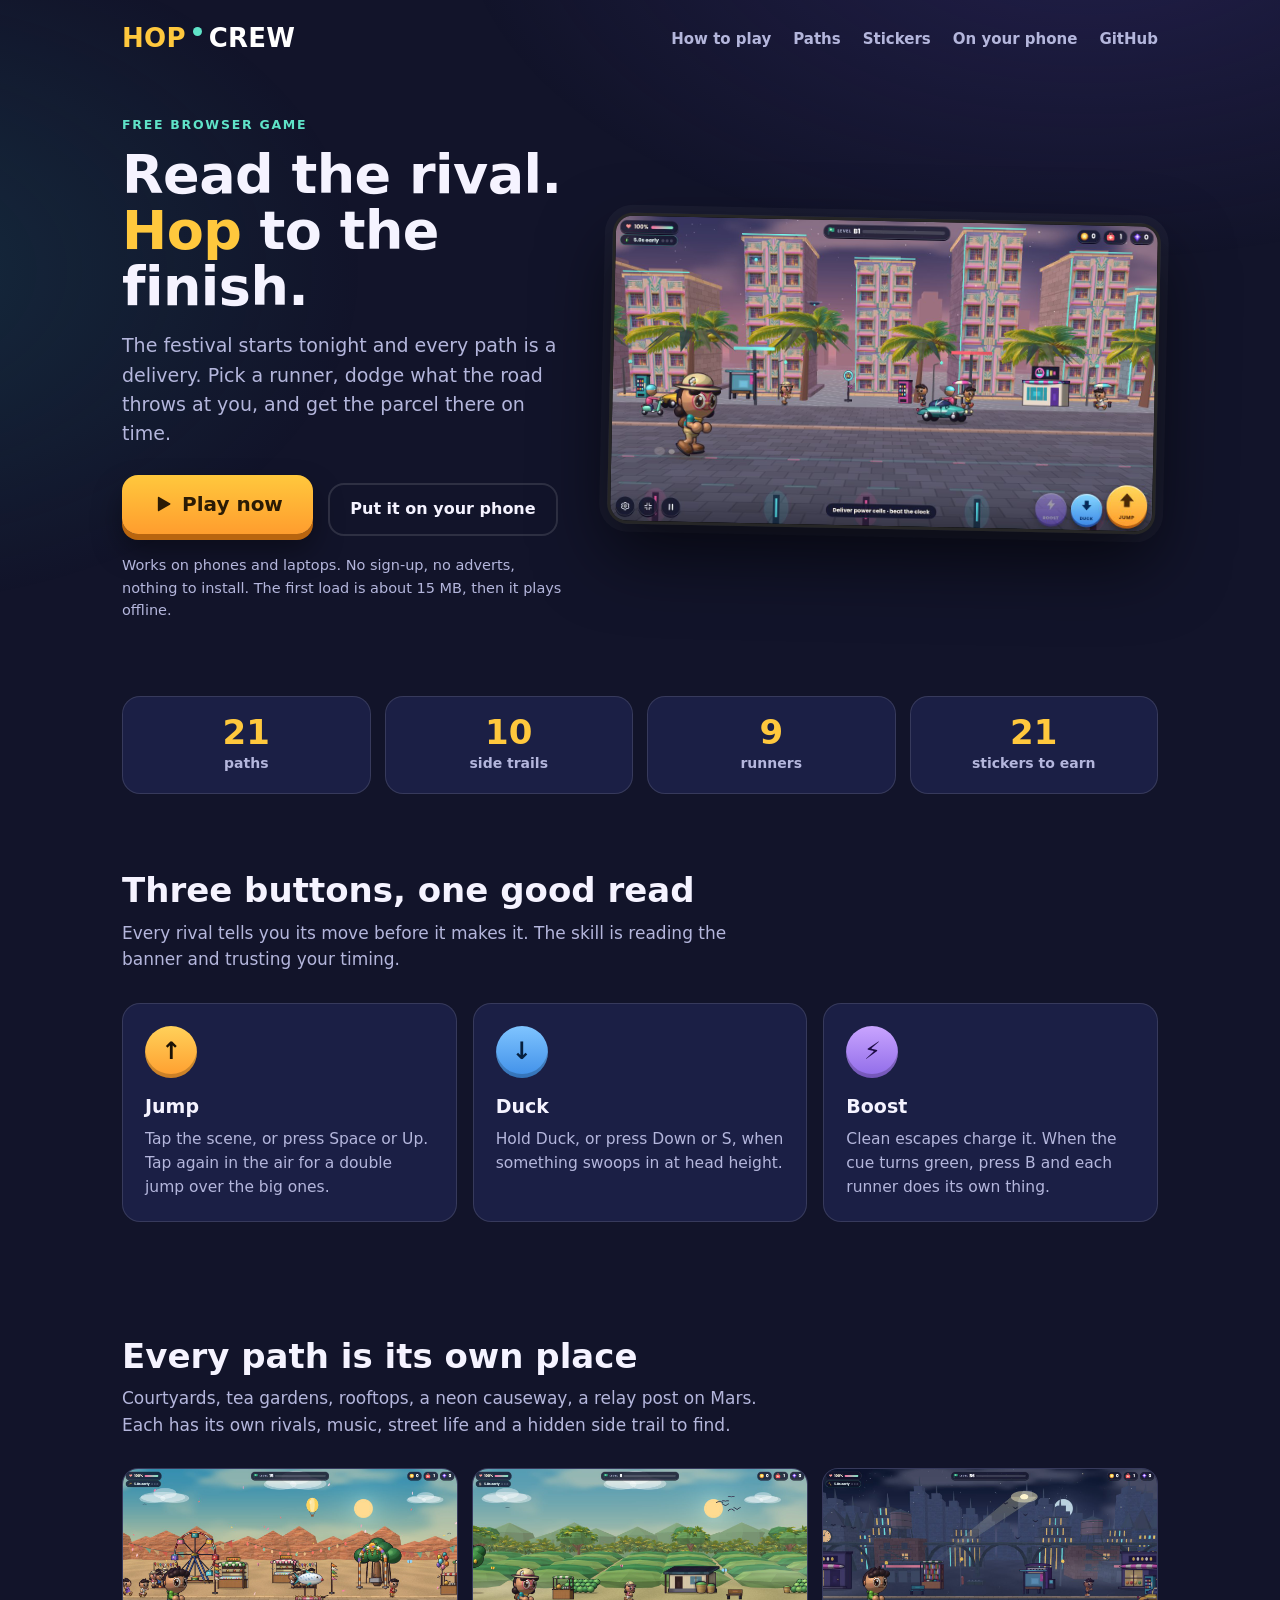
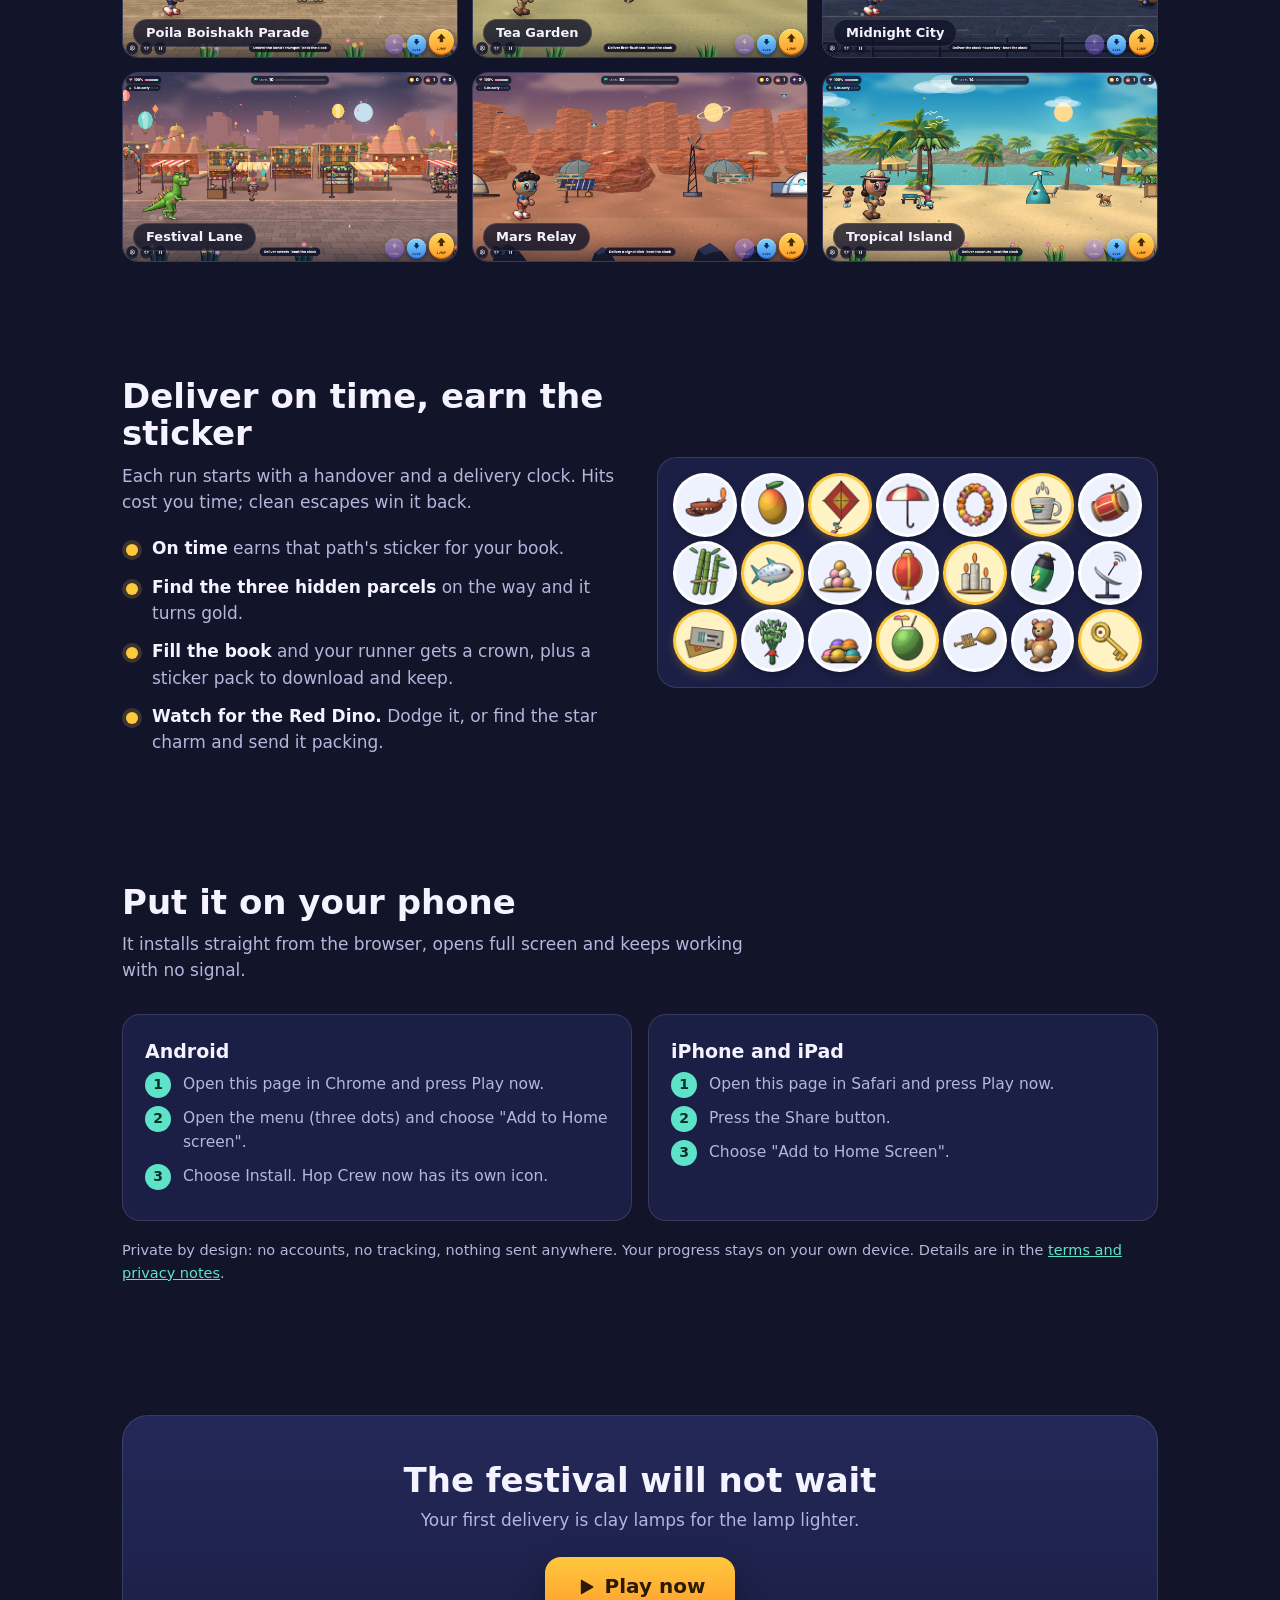
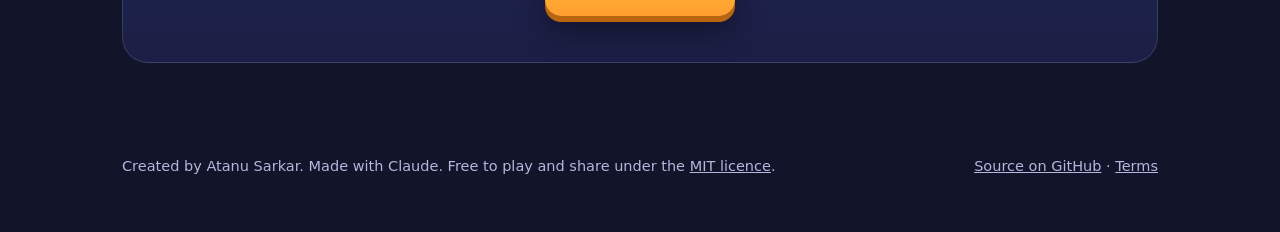
<file: index.html>
<!DOCTYPE html>
<html lang="en">
<head>
<meta charset="utf-8">
<meta name="viewport" content="width=device-width, initial-scale=1">
<title>Hop Crew: a festival delivery runner you can play in your browser</title>
<meta name="description" content="A free side-on runner for phones and laptops. 21 paths, 10 side trails and a sticker to earn on each delivery. Plays offline, with no accounts and no adverts.">
<meta property="og:title" content="Hop Crew">
<meta property="og:description" content="Read the rival, time the jump, deliver before the festival starts. Free, offline, no accounts.">
<meta property="og:image" content="docs/screenshots/neon-causeway.jpg">
<meta name="theme-color" content="#151833">
<link rel="icon" type="image/png" href="icons/icon-192.png">
<link rel="manifest" href="manifest.webmanifest">
<style>
:root{--bg:#12142a;--panel:#1b1f45;--panel2:#232858;--line:#ffffff1f;--ink:#f5f3ff;--muted:#b4b6dc;--gold:#ffc83d;--gold2:#ff9d2e;--mint:#5fe3c8;--pink:#ff7ab6;--font:"Baloo 2","Fredoka","Nunito","Poppins",ui-rounded,"SF Pro Rounded","Arial Rounded MT Bold","Segoe UI",Roboto,system-ui,sans-serif}
*{box-sizing:border-box}
html{scroll-behavior:smooth}
body{margin:0;font-family:var(--font);color:var(--ink);background:var(--bg);line-height:1.55;font-size:17px;-webkit-font-smoothing:antialiased}
body::before{content:"";position:fixed;inset:0;z-index:-1;background:radial-gradient(900px 500px at 85% -10%,#3a2f7a66,transparent 70%),radial-gradient(700px 480px at -10% 30%,#1f6f7a40,transparent 70%)}
a{color:var(--mint)}
img{max-width:100%;height:auto;display:block}
.wrap{max-width:1080px;margin:0 auto;padding:0 22px}
header{display:flex;align-items:center;justify-content:space-between;padding:18px 0}
.logo{font-weight:900;font-size:26px;letter-spacing:.01em;text-decoration:none;display:inline-flex;align-items:center;gap:7px;text-transform:uppercase}
.logo span{color:var(--gold)}.logo b{color:#fff}.logo i{width:9px;height:9px;border-radius:50%;background:var(--mint);display:inline-block;transform:translateY(-7px)}
nav a{margin-left:22px;text-decoration:none;color:var(--muted);font-weight:700;font-size:15px;white-space:nowrap}
nav a:hover{color:#fff}
.hero{display:grid;grid-template-columns:.9fr 1.1fr;gap:40px;align-items:center;padding:34px 0 60px}
.kicker{display:inline-block;font-weight:800;font-size:12.5px;letter-spacing:.14em;text-transform:uppercase;color:var(--mint);margin-bottom:12px}
h1{font-size:54px;line-height:1.04;margin:0 0 16px;font-weight:900;letter-spacing:-.01em}
h1 em{font-style:normal;color:var(--gold)}
.lead{font-size:19px;color:var(--muted);margin:0 0 26px;max-width:26em}
.btn{display:inline-flex;align-items:center;gap:10px;background:linear-gradient(180deg,var(--gold),var(--gold2));color:#2b1b05;text-decoration:none;font-weight:900;font-size:20px;padding:14px 30px;border-radius:16px;box-shadow:0 6px 0 #b9650f,0 16px 30px #0006;transition:transform .12s,box-shadow .12s}
.btn:hover{transform:translateY(2px);box-shadow:0 4px 0 #b9650f,0 12px 24px #0006}
.btn:active{transform:translateY(6px);box-shadow:0 0 0 #b9650f}
.btn svg{width:20px;height:20px}
.btn.ghost{background:none;color:var(--ink);border:2px solid var(--line);box-shadow:none;font-size:16px;font-weight:800;padding:12px 20px;margin-left:10px}
.btn.ghost:hover{background:#ffffff12;transform:none}
.note{font-size:14.5px;color:var(--muted);margin-top:18px}
.screen{border-radius:20px;overflow:hidden;border:3px solid #ffffff26;box-shadow:0 30px 70px #0009,0 0 0 8px #ffffff0a;transform:rotate(1.2deg);background:#000}
.screen img{width:100%;aspect-ratio:16/9;object-fit:cover}
.stats{display:grid;grid-template-columns:repeat(4,1fr);gap:14px;margin:0 0 20px}
.stat{background:var(--panel);border:1px solid var(--line);border-radius:18px;padding:18px 16px;text-align:center}
.stat b{display:block;font-size:34px;line-height:1;font-weight:900;color:var(--gold)}
.stat span{font-size:14px;color:var(--muted);font-weight:700}
section{padding:58px 0}
h2{font-size:34px;line-height:1.1;margin:0 0 10px;font-weight:900}
.sub{color:var(--muted);margin:0 0 30px;max-width:38em}
.steps{display:grid;grid-template-columns:repeat(3,1fr);gap:16px}
.card{background:var(--panel);border:1px solid var(--line);border-radius:18px;padding:22px}
.card h3{margin:0 0 6px;font-size:19px;font-weight:900}
.card p{margin:0;color:var(--muted);font-size:15.5px}
.key{display:inline-grid;place-items:center;width:52px;height:52px;border-radius:50%;margin-bottom:14px;font-size:24px;font-weight:900;color:#1b1206;box-shadow:inset 0 -4px 0 #0003}
.key.j{background:linear-gradient(180deg,#ffd15a,#ff9d2e)}.key.d{background:linear-gradient(180deg,#7fc4ff,#3f8fe8);color:#06203f}.key.b{background:linear-gradient(180deg,#c9a4ff,#8f6be8);color:#1e0d45}
.gallery{display:grid;grid-template-columns:repeat(3,1fr);gap:14px}
.shot{margin:0;border-radius:16px;overflow:hidden;border:1px solid var(--line);background:var(--panel);position:relative}
.shot img{width:100%;aspect-ratio:16/9;object-fit:cover;transition:transform .5s}
.shot:hover img{transform:scale(1.04)}
.shot figcaption{position:absolute;left:10px;bottom:10px;background:#12142acc;border:1px solid var(--line);border-radius:999px;padding:3px 12px;font-size:13px;font-weight:800}
.story{display:grid;grid-template-columns:1fr 1fr;gap:34px;align-items:center}
.list{margin:0;padding:0;list-style:none}
.list li{position:relative;padding:0 0 12px 30px;color:var(--muted)}
.list li b{color:var(--ink)}
.list li::before{content:"";position:absolute;left:4px;top:9px;width:12px;height:12px;border-radius:50%;background:var(--gold);box-shadow:0 0 0 4px #ffc83d2e}
.stickers{display:grid;grid-template-columns:repeat(7,1fr);gap:10px;background:var(--panel);border:1px solid var(--line);border-radius:20px;padding:18px}
.stickers i{aspect-ratio:1;border-radius:50%;background-color:#eef2ff;background-image:url(src/assets/sprites/items.webp);background-size:700% 300%;box-shadow:0 0 0 3px #fff,0 4px 10px #0006}
.stickers i:nth-child(3n){background-color:#fff3c4;box-shadow:0 0 0 3px var(--gold),0 4px 12px #ffc83d55}
.two{display:grid;grid-template-columns:1fr 1fr;gap:16px}
.num{counter-reset:n;list-style:none;margin:0;padding:0}
.num li{counter-increment:n;position:relative;padding:0 0 10px 38px;color:var(--muted);font-size:15.5px}
.num li::before{content:counter(n);position:absolute;left:0;top:0;width:26px;height:26px;border-radius:50%;background:var(--mint);color:#06302a;font-weight:900;font-size:14px;display:grid;place-items:center}
.cta{text-align:center;background:linear-gradient(180deg,var(--panel2),var(--panel));border:1px solid var(--line);border-radius:26px;padding:46px 22px}
.cta h2{margin-bottom:8px}.cta p{color:var(--muted);margin:0 0 24px}
footer{padding:34px 0 54px;color:var(--muted);font-size:14.5px;display:flex;flex-wrap:wrap;gap:8px 22px;justify-content:space-between}
footer a{color:var(--muted)}
@media (max-width:900px){.hero,.story,.two{grid-template-columns:1fr}.hero{padding-top:14px;gap:28px}.screen{transform:none}h1{font-size:40px}h2{font-size:28px}.steps{grid-template-columns:1fr}.gallery{grid-template-columns:1fr 1fr}.stats{grid-template-columns:1fr 1fr}nav a:not(:last-child){display:none}.btn.ghost{margin:12px 0 0}}
@media (max-width:520px){.gallery{grid-template-columns:1fr}.stickers{gap:7px;padding:12px}}
@media (prefers-reduced-motion:reduce){html{scroll-behavior:auto}.btn,.shot img{transition:none}}
</style>
</head>
<body>
<div class="wrap">
<header>
  <a class="logo" href="#top" aria-label="Hop Crew"><span>Hop</span><i></i><b>Crew</b></a>
  <nav><a href="#play">How to play</a><a href="#paths">Paths</a><a href="#story">Stickers</a><a href="#phone">On your phone</a><a href="https://github.com/s-atanu-spec/hop-crew">GitHub</a></nav>
</header>

<div class="hero" id="top">
  <div>
    <span class="kicker">Free browser game</span>
    <h1>Read the rival.<br><em>Hop</em> to the finish.</h1>
    <p class="lead">The festival starts tonight and every path is a delivery. Pick a runner, dodge what the road throws at you, and get the parcel there on time.</p>
    <a class="btn" href="play.html"><svg viewBox="0 0 24 24" aria-hidden="true"><path d="M7 4.5v15a1 1 0 0 0 1.5.86l13-7.5a1 1 0 0 0 0-1.72l-13-7.5A1 1 0 0 0 7 4.5Z" fill="currentColor"/></svg>Play now</a>
    <a class="btn ghost" href="#phone">Put it on your phone</a>
    <p class="note">Works on phones and laptops. No sign-up, no adverts, nothing to install. The first load is about 15 MB, then it plays offline.</p>
  </div>
  <a class="screen" href="play.html" aria-label="Play Hop Crew"><img src="docs/screenshots/neon-causeway.jpg" width="1280" height="720" alt="A runner in a hat sprints down Neon Causeway past palms, taxis and a pink diner"></a>
</div>

<div class="stats" aria-label="What is inside">
  <div class="stat"><b>21</b><span>paths</span></div>
  <div class="stat"><b>10</b><span>side trails</span></div>
  <div class="stat"><b>9</b><span>runners</span></div>
  <div class="stat"><b>21</b><span>stickers to earn</span></div>
</div>

<section id="play">
  <h2>Three buttons, one good read</h2>
  <p class="sub">Every rival tells you its move before it makes it. The skill is reading the banner and trusting your timing.</p>
  <div class="steps">
    <div class="card"><span class="key j">&#8593;</span><h3>Jump</h3><p>Tap the scene, or press Space or Up. Tap again in the air for a double jump over the big ones.</p></div>
    <div class="card"><span class="key d">&#8595;</span><h3>Duck</h3><p>Hold Duck, or press Down or S, when something swoops in at head height.</p></div>
    <div class="card"><span class="key b">&#9889;</span><h3>Boost</h3><p>Clean escapes charge it. When the cue turns green, press B and each runner does its own thing.</p></div>
  </div>
</section>

<section id="paths">
  <h2>Every path is its own place</h2>
  <p class="sub">Courtyards, tea gardens, rooftops, a neon causeway, a relay post on Mars. Each has its own rivals, music, street life and a hidden side trail to find.</p>
  <div class="gallery">
    <figure class="shot"><img loading="lazy" src="docs/screenshots/parade.jpg" width="1280" height="720" alt="Parade floats, stalls and a fairground wheel"><figcaption>Poila Boishakh Parade</figcaption></figure>
    <figure class="shot"><img loading="lazy" src="docs/screenshots/tea-garden.jpg" width="1280" height="720" alt="Green tea terraces with a picker's shed"><figcaption>Tea Garden</figcaption></figure>
    <figure class="shot"><img loading="lazy" src="docs/screenshots/midnight-city.jpg" width="1280" height="720" alt="A dark city street with lit shop fronts"><figcaption>Midnight City</figcaption></figure>
    <figure class="shot"><img loading="lazy" src="docs/screenshots/festival-lane.jpg" width="1280" height="720" alt="A dusk lane of sweet stalls, balloons and kites"><figcaption>Festival Lane</figcaption></figure>
    <figure class="shot"><img loading="lazy" src="docs/screenshots/mars-relay.jpg" width="1280" height="720" alt="Red canyon with a habitat dome and antenna"><figcaption>Mars Relay</figcaption></figure>
    <figure class="shot"><img loading="lazy" src="docs/screenshots/tropical-island.jpg" width="1280" height="720" alt="A beach with palms, a hut and a boat"><figcaption>Tropical Island</figcaption></figure>
  </div>
</section>

<section id="story">
  <div class="story">
    <div>
      <h2>Deliver on time, earn the sticker</h2>
      <p class="sub" style="margin-bottom:20px">Each run starts with a handover and a delivery clock. Hits cost you time; clean escapes win it back.</p>
      <ul class="list">
        <li><b>On time</b> earns that path's sticker for your book.</li>
        <li><b>Find the three hidden parcels</b> on the way and it turns gold.</li>
        <li><b>Fill the book</b> and your runner gets a crown, plus a sticker pack to download and keep.</li>
        <li><b>Watch for the Red Dino.</b> Dodge it, or find the star charm and send it packing.</li>
      </ul>
    </div>
    <div class="stickers" id="stickers" aria-label="The 21 delivery stickers"></div>
  </div>
</section>

<section id="phone">
  <h2>Put it on your phone</h2>
  <p class="sub">It installs straight from the browser, opens full screen and keeps working with no signal.</p>
  <div class="two">
    <div class="card"><h3>Android</h3>
      <ol class="num"><li>Open this page in Chrome and press Play now.</li><li>Open the menu (three dots) and choose "Add to Home screen".</li><li>Choose Install. Hop Crew now has its own icon.</li></ol>
    </div>
    <div class="card"><h3>iPhone and iPad</h3>
      <ol class="num"><li>Open this page in Safari and press Play now.</li><li>Press the Share button.</li><li>Choose "Add to Home Screen".</li></ol>
    </div>
  </div>
  <p class="note">Private by design: no accounts, no tracking, nothing sent anywhere. Your progress stays on your own device. Details are in the <a href="TERMS.txt">terms and privacy notes</a>.</p>
</section>

<section>
  <div class="cta">
    <h2>The festival will not wait</h2>
    <p>Your first delivery is clay lamps for the lamp lighter.</p>
    <a class="btn" href="play.html"><svg viewBox="0 0 24 24" aria-hidden="true"><path d="M7 4.5v15a1 1 0 0 0 1.5.86l13-7.5a1 1 0 0 0 0-1.72l-13-7.5A1 1 0 0 0 7 4.5Z" fill="currentColor"/></svg>Play now</a>
  </div>
</section>

<footer>
  <span>Created by Atanu Sarkar. Made with Claude. Free to play and share under the <a href="LICENSE">MIT licence</a>.</span>
  <span><a href="https://github.com/s-atanu-spec/hop-crew">Source on GitHub</a> · <a href="TERMS.txt">Terms</a></span>
</footer>
</div>
<script>
// the sticker sheet is 7 across and 3 down, in path order
(function(){var box=document.getElementById("stickers");for(var k=0;k<21;k++){var d=document.createElement("i");d.style.backgroundPosition=(k%7/6*100)+"% "+(Math.floor(k/7)/2*100)+"%";box.appendChild(d)}})();
</script>
</body>
</html>
</file>
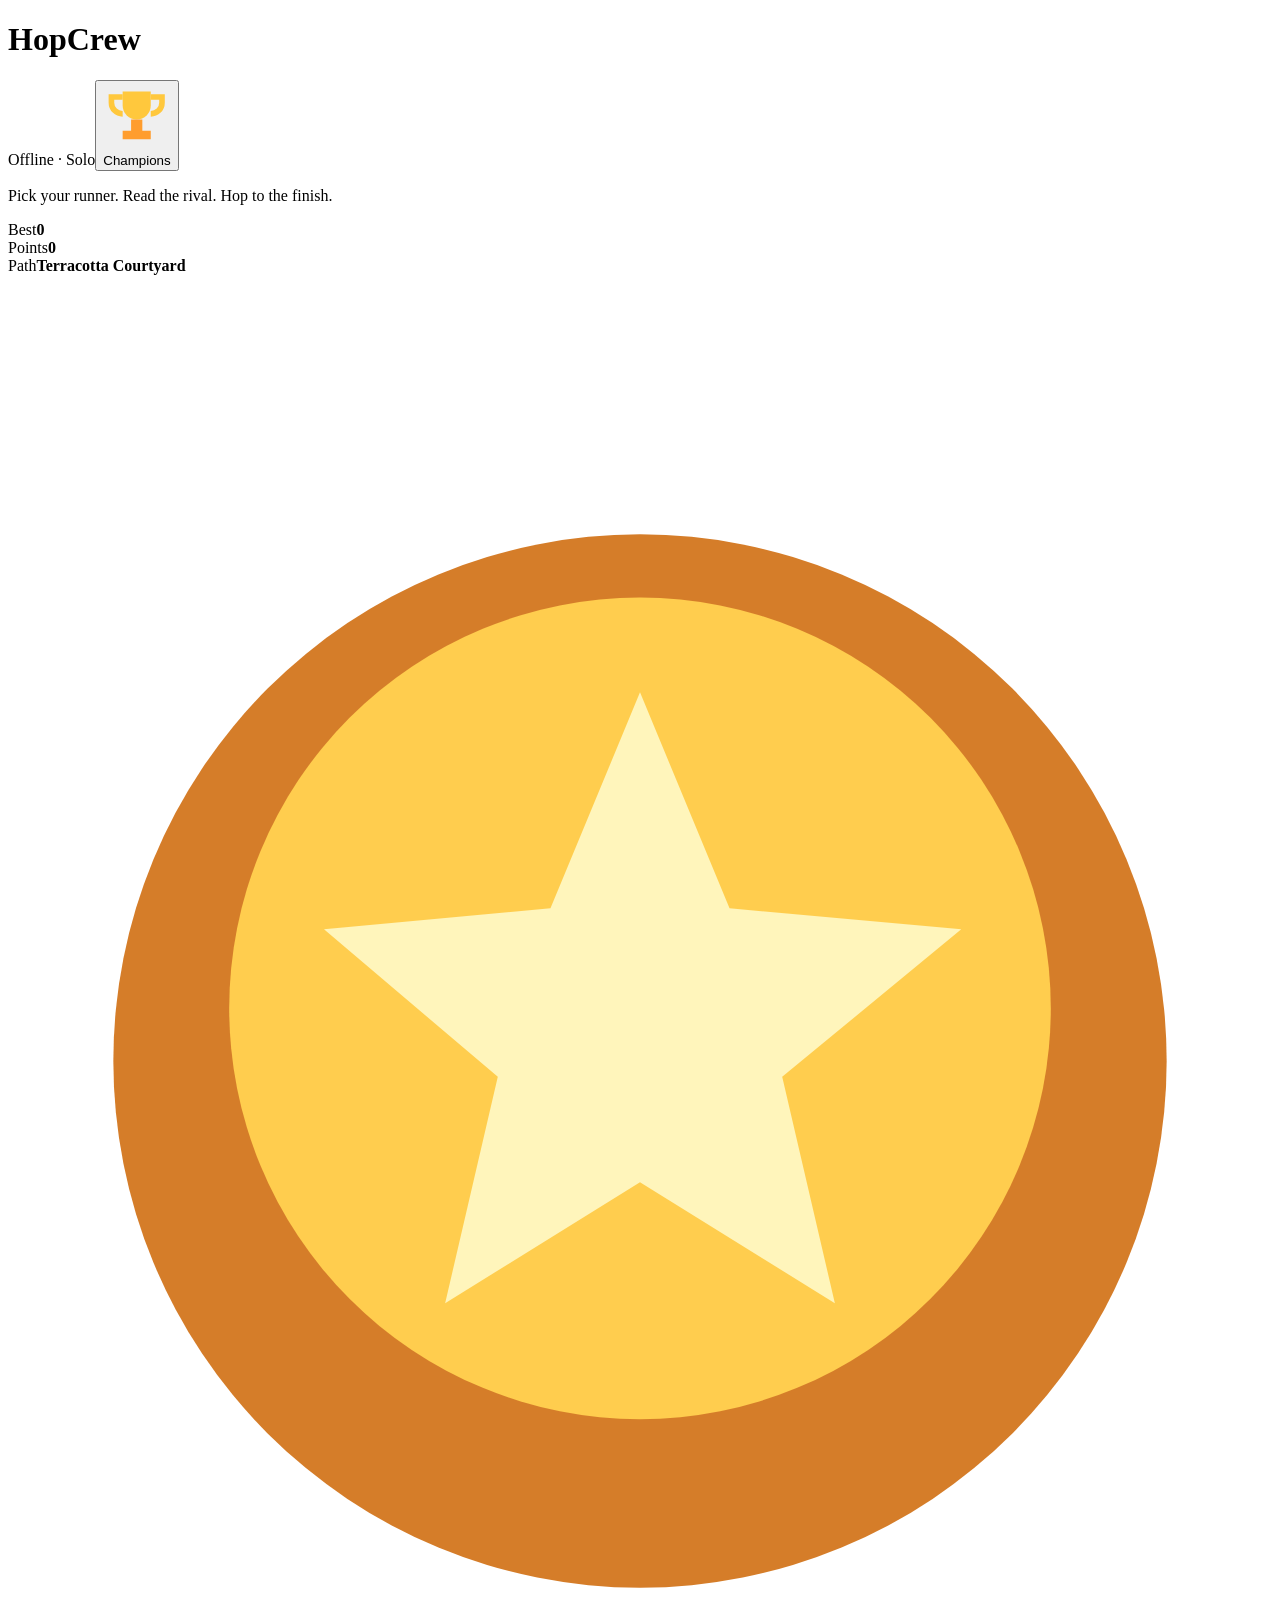
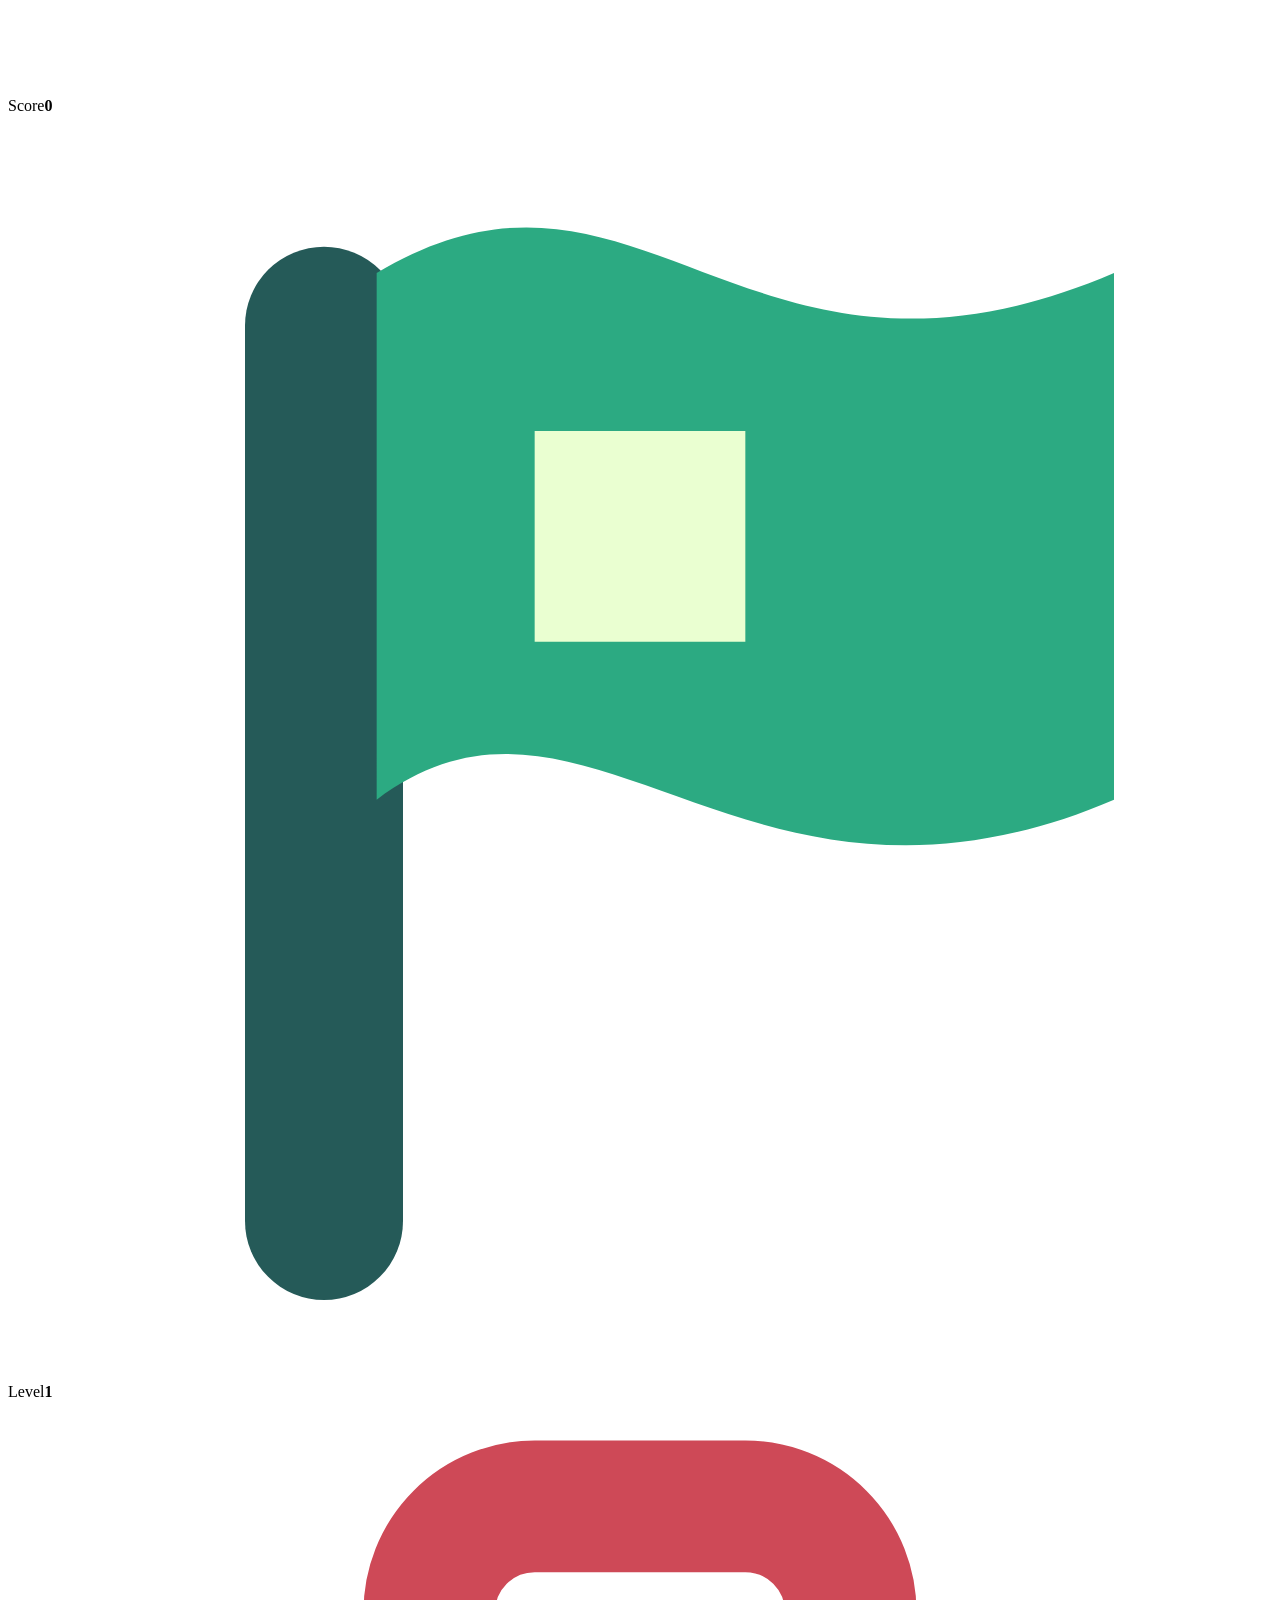
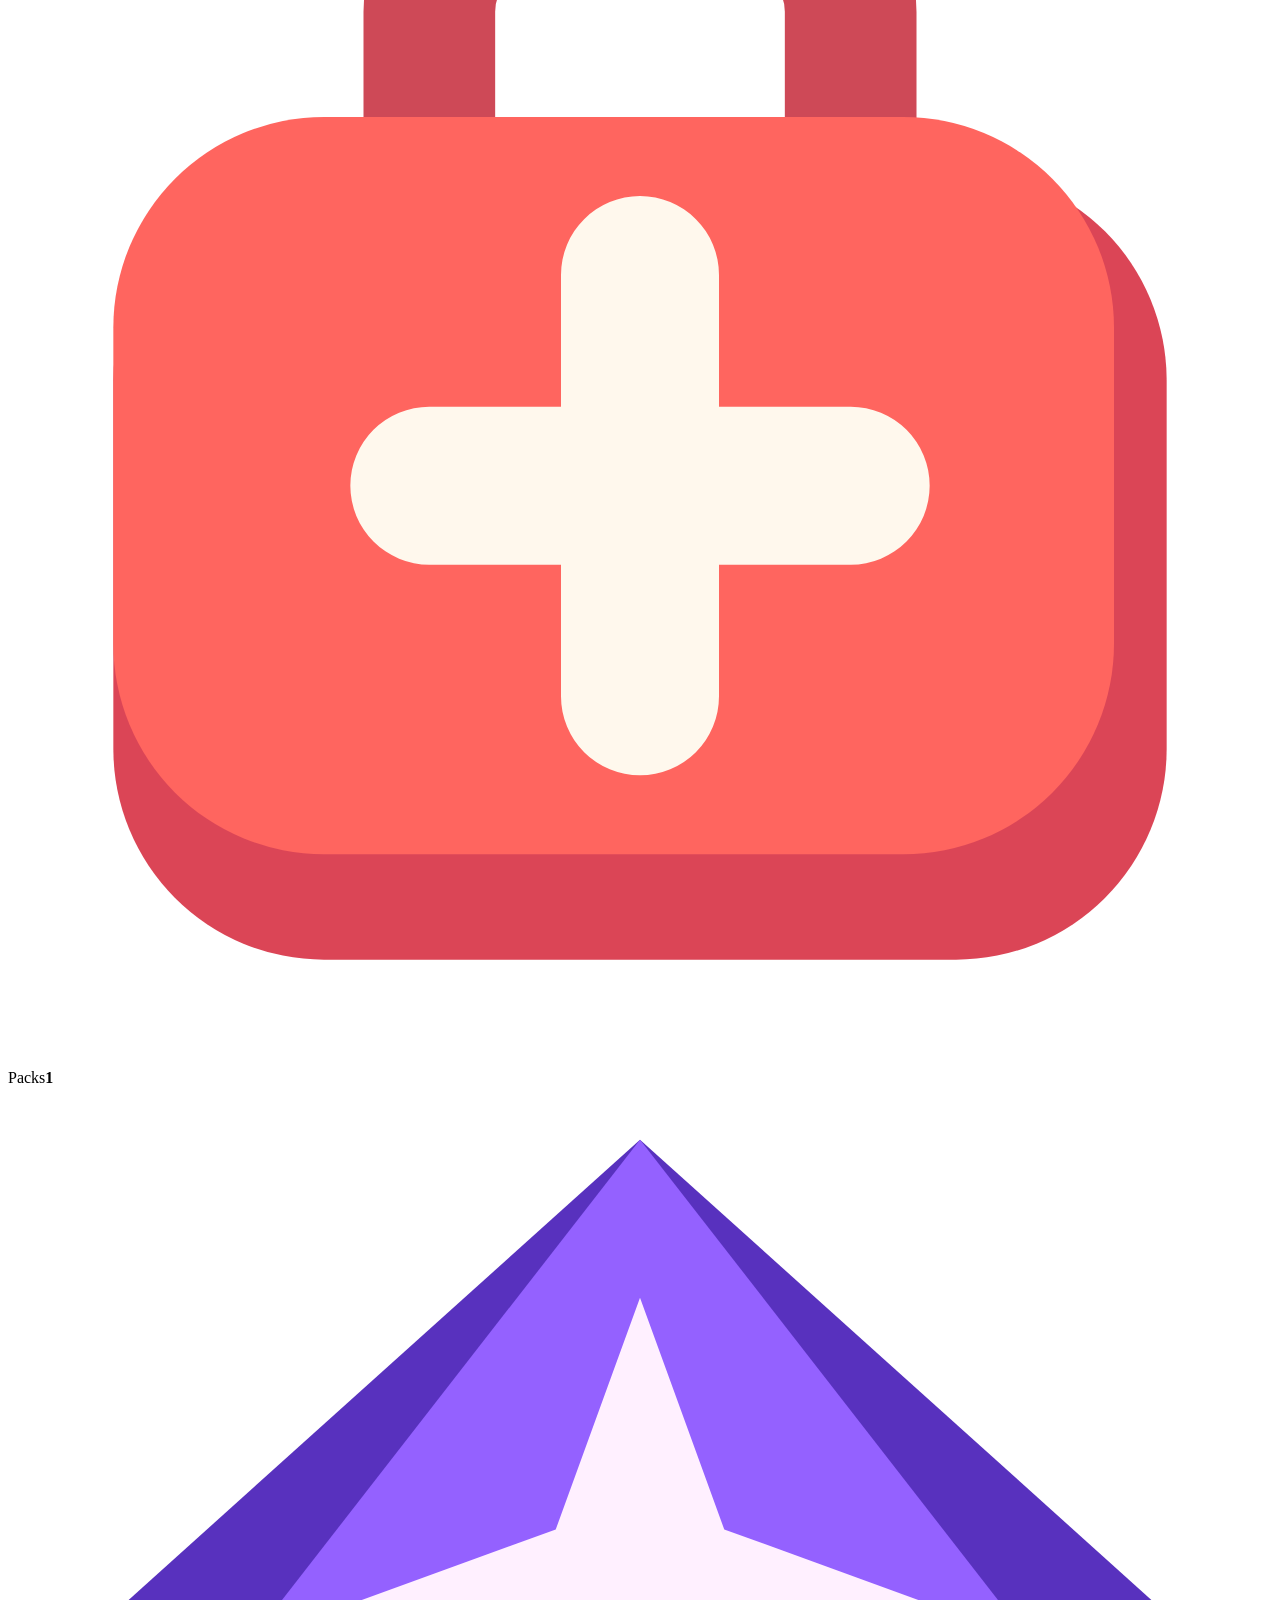
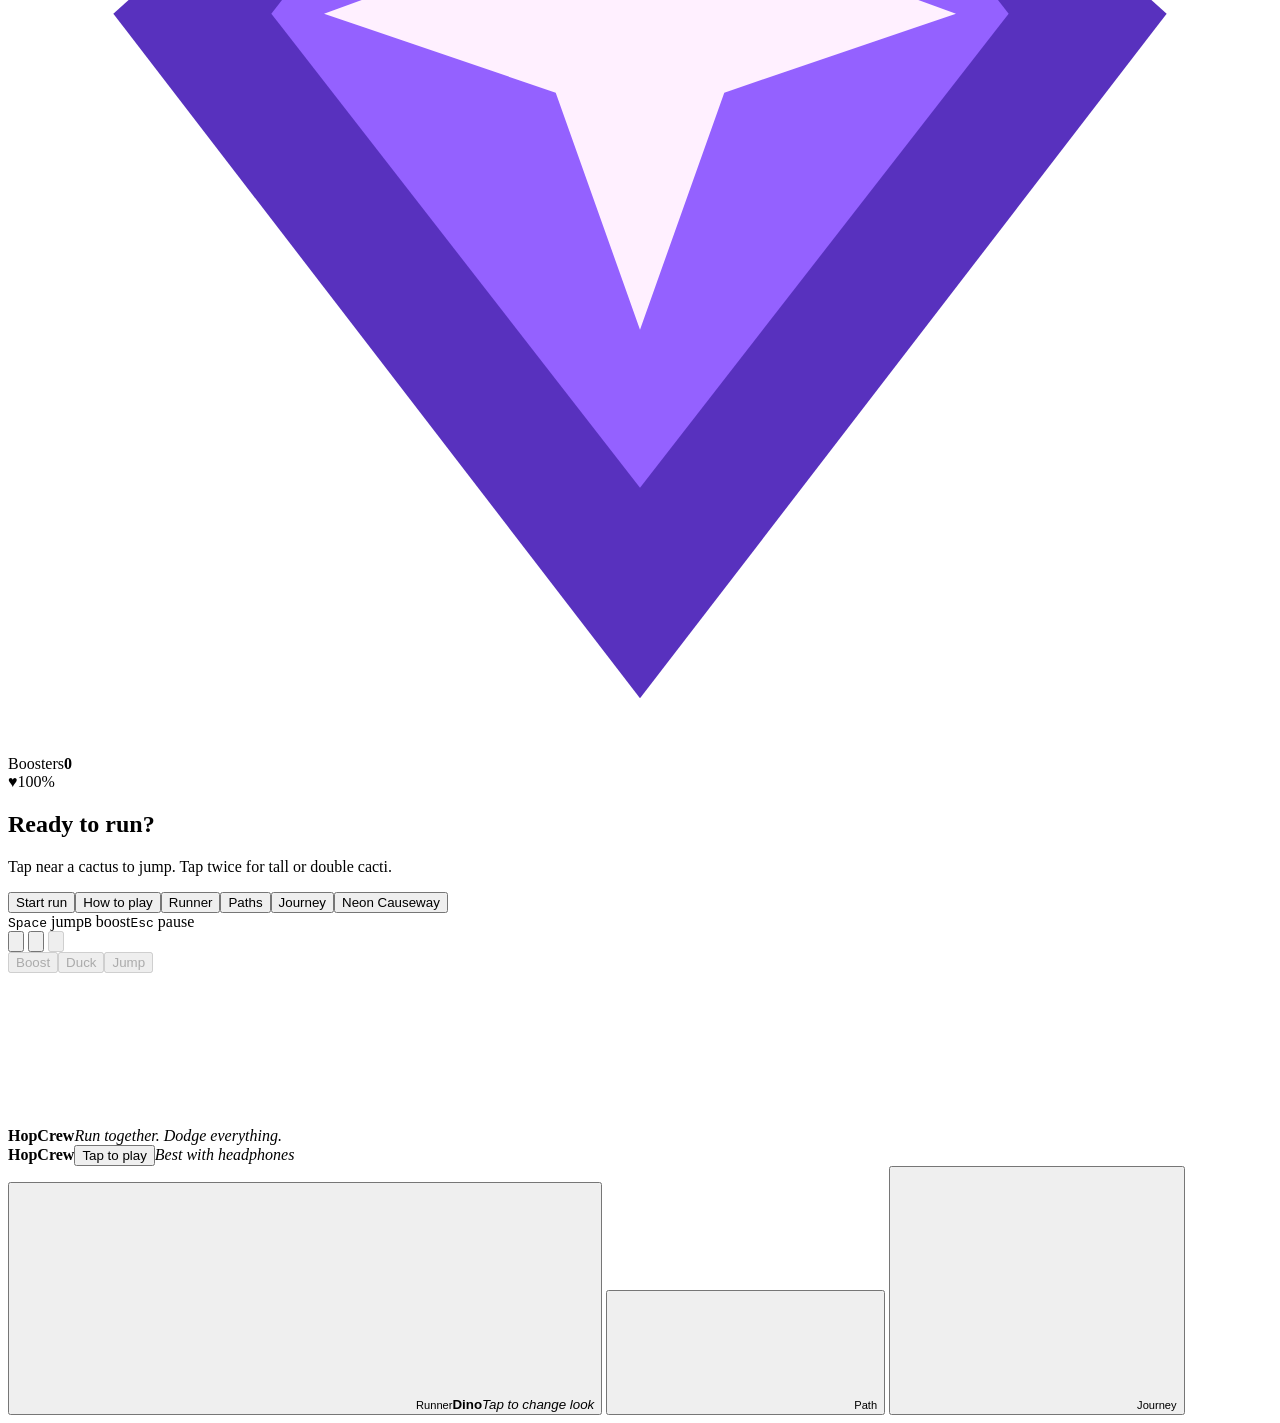
<file: src/index.template.html>
<!doctype html>
<html lang="en">
<head>
<meta charset="utf-8">
<meta name="viewport" content="width=device-width,initial-scale=1">
<title>Hop Crew</title>
<meta name="theme-color" content="#151833">
<link rel="manifest" href="manifest.webmanifest">
<link rel="icon" href="icons/icon-192.png">
<link rel="apple-touch-icon" href="icons/icon-192.png">
<style>
/*@@css:game.css@@*/
</style>


</head>
<body>
<main>
  <header class="appbar"><div class="brand"><h1 class="logo"><span>Hop</span><i aria-hidden="true"></i><b>Crew</b></h1></div>
  <div class="appbar-right"><span class="pill">Offline · Solo</span><button id="board" aria-label="Champions Board"><svg aria-hidden="true" viewBox="0 0 24 24"><path d="M7 3h10v5a5 5 0 0 1-10 0Z" fill="#ffc83d"/><path d="M7 5H3v2a4 4 0 0 0 4 4m10-6h4v2a4 4 0 0 1-4 4" fill="none" stroke="#ffc83d" stroke-width="2"/><path d="M10 13h4v4h3v3H7v-3h3Z" fill="#ff9d2e"/></svg><span>Champions</span></button></div></header>
  <p class="subtitle">Pick your runner. Read the rival. Hop to the finish.</p>
  <section id="gameFrame" class="frame" aria-label="Hop Crew game">
    <div class="meters">
      <div class="meter"><span>Best</span><b id="best">0</b></div>
      <div class="meter points-meter"><span>Points</span><b id="points">0</b><strong id="pointCost" class="point-cost" hidden>−20</strong></div>
      <div class="meter"><span>Path</span><b id="zone">Terracotta Courtyard</b></div>
    </div>
    <div class="stage">
      <canvas id="scene3" aria-hidden="true"></canvas><canvas id="world" tabindex="0" aria-label="Runner path. Tap or press Space to jump."></canvas>
      <div class="live-stats">
        <div class="live-stat"><svg aria-hidden="true" viewBox="0 0 24 24"><circle cx="12" cy="12" r="10" fill="#d57d29"/><circle cx="12" cy="11" r="7.8" fill="#ffcd4e"/><path d="m12 5 1.7 4.1 4.4.4-3.4 2.8 1 4.3-3.7-2.3-3.7 2.3 1-4.3L6 9.5l4.3-.4Z" fill="#fff5bb"/></svg><span>Score</span><b id="score">0</b><strong id="scoreCost" class="score-cost" hidden>-20</strong></div>
        <div class="live-stat"><svg aria-hidden="true" viewBox="0 0 24 24"><path d="M6 21V4" stroke="#255a58" stroke-width="3" stroke-linecap="round"/><path d="M7 3c5-3 7 3 14 0v10c-7 3-10-3-14 0Z" fill="#2caa82"/><path d="M10 6h4v4h-4z" fill="#eaffd1"/></svg><span>Level</span><b id="level">1</b><div id="levelTrack" class="level-track" role="progressbar" aria-label="Path progress" aria-valuemin="0" aria-valuemax="100" aria-valuenow="0"><i></i></div></div>
        <div class="live-stat"><svg aria-hidden="true" viewBox="0 0 24 24"><rect x="8" y="2" width="8" height="7" rx="2" fill="none" stroke="#ce4957" stroke-width="2.5"/><rect x="2" y="7" width="20" height="15" rx="4" fill="#db4556"/><rect x="2" y="6" width="19" height="14" rx="4" fill="#ff655f"/><path d="M12 9v8m-4-4h8" stroke="#fff8ed" stroke-width="3" stroke-linecap="round"/></svg><span>Packs</span><b id="health">1</b></div>
        <div class="live-stat"><svg aria-hidden="true" viewBox="0 0 24 24"><path d="m12 1 10 9-10 13L2 10Z" fill="#5831be"/><path d="m12 1 7 9-7 9-7-9Z" fill="#9461ff"/><path d="m12 4 1.6 4.4L18 10l-4.4 1.5L12 16l-1.6-4.5L6 10l4.4-1.6Z" fill="#fff0ff"/></svg><span>Boosters</span><b id="boosters">0</b></div>
      </div>
      <div class="vitals" aria-label="Runner vitality"><span aria-hidden="true">♥</span><span id="vitality">100%</span><i><em id="vitalityBar"></em></i><b id="shieldBadge" hidden>◇ Shield</b></div>
      <div id="forkDecision" role="dialog" aria-modal="true" aria-labelledby="forkTitle" hidden><div class="fork-card">
        <strong id="forkTitle">Choose your road</strong><p id="forkDetail">The run is paused.</p><div id="forkPostcard"></div>
        <div class="fork-options"><button id="takeMain" type="button">Main road</button><button id="takeSpur" type="button">Side trail</button></div></div></div>
      <div id="powerNotice" role="status" hidden></div><div id="fieldCue" role="status" hidden></div>
      <div id="opening" class="opening" hidden><small id="openingDino">Dino</small><strong id="openingName"></strong></div>
      <button id="skipIntro" type="button" hidden>Skip intro</button>
      <div id="encounterCue" class="encounter-cue" hidden><small id="rivalName"></small><b id="rivalMove"></b><i><em id="rivalClock"></em></i></div>
      <div id="notice" class="notice" role="status" hidden></div>
      <div id="gain" class="gain" aria-hidden="true" hidden></div>
      <div id="coach" class="coach" hidden><strong id="coachText"></strong><small id="coachSub"></small><button type="button" id="skipCoach">Skip tutorial</button></div>
      <div id="clockChip" class="clock-chip" hidden><span id="clockIcon"></span><b id="clockText"></b><i id="clockPips"><em></em><em></em><em></em></i></div><div id="charmChip" class="charm-chip" hidden>★ Star charm</div><div id="comboChip" class="combo-chip" hidden><b id="combo"></b><small>clean run</small></div>
      <div id="veil" class="veil"><div class="panel">
        <div id="dedication" hidden>From R <span aria-hidden="true">❤️</span></div><div id="levelStar" class="level-star" aria-hidden="true" hidden><svg viewBox="0 0 96 84"><path d="M25 15H8v12c0 12 10 18 23 18m39-30h17v12c0 12-9 18-23 18" fill="none" stroke="#ffd36d" stroke-width="6"/><path d="M23 9h50l-3 22q-4 18-18 22v9l12 5v5H32v-5l12-5v-9Q29 48 26 31Z" fill="#ffbf4b" stroke="#fff1a0" stroke-width="3"/><path d="m48 17 3.2 8.9 9.4.2-7.4 6 2.9 9-8.1-5.1-8.1 5.1 2.9-9-7.4-6 9.4-.2Z" fill="#fff4c6"/></svg></div>
        <div id="tramTicket" class="tram-ticket" hidden><small>KOLKATA TRAMWAYS</small><strong lang="bn">শেষ ট্রাম</strong><span>Esplanade</span></div>
        <div id="stars" class="stars" hidden><i>★</i><i>★</i><i>★</i></div><h2 id="prompt">Ready to run?</h2><p id="hint">Tap near a cactus to jump. Tap twice for tall or double cacti.</p>
        <div id="results" class="results" hidden><div id="tallyList" class="tally"></div></div>
        <div class="actions"><button class="primary" id="start">Start run</button><button type="button" id="howTo" class="ghost">How to play</button><button type="button" id="openRunner" class="ghost">Runner</button><button type="button" id="openPaths" class="ghost">Paths</button><button type="button" id="openJourney" class="ghost">Journey</button><button type="button" id="neonShortcut">Neon Causeway</button><button id="quit" hidden>Quit to menu</button></div>
      </div></div>
      <div id="rescue" class="veil rescue-veil" hidden><div class="panel rescue-panel" role="dialog" aria-modal="true" aria-labelledby="rescueTitle">
        <div class="patch-icon" aria-hidden="true">✚</div>
        <h2 id="rescueTitle">Ouch!</h2><p><span id="rescueInfo">Use a health pack for 20 points.</span></p>
        <div id="rescueTimer" class="rescue-timer" role="progressbar" aria-label="Rescue time remaining" aria-valuemin="0" aria-valuemax="3000" aria-valuenow="3000"><i></i></div>
        <button id="help" class="help">Help me</button>
      </div></div>
    </div>
    <div class="controls">
      <div class="keys"><span><kbd>Space</kbd> jump</span><span><kbd>B</kbd> boost</span><span><kbd>Esc</kbd> pause</span></div>
      <div class="tools">
        <button id="settings" aria-label="Game settings" title="Game settings"><svg aria-hidden="true" viewBox="0 0 24 24"><path d="M10 2h4l1 3 2 1 3-.5 2 3.5-2 2v2l2 2-2 3.5-3-.5-2 1-1 3h-4l-1-3-2-1-3 .5L2 15l2-2v-2L2 9l2-3.5L7 6l2-1Z"/><circle cx="12" cy="12" r="3.3"/></svg></button>
        <button id="full" aria-label="Enter fullscreen" title="Enter fullscreen" aria-pressed="false"><svg aria-hidden="true" viewBox="0 0 24 24"><path id="fullGlyph" d="M3 9V3h6m6 0h6v6m0 6v6h-6m-6 0H3v-6"/></svg></button>
        <button id="pause" aria-label="Pause" title="Pause" disabled><svg aria-hidden="true" viewBox="0 0 24 24"><path d="M8 5v14m8-14v14" stroke-width="3.2"/></svg></button>
      </div>
      <div class="control-buttons"><button id="flame" class="flame" hidden>Flame</button><button id="superJump" class="ink" hidden>Super</button><button class="danger" id="boost" disabled>Boost</button><button id="duck" type="button" aria-label="Duck, tap or hold" aria-pressed="false" disabled>Duck</button><button class="ink" id="jump" disabled>Jump</button></div>
    </div>
    <dialog id="pathSettings" class="path-settings" aria-labelledby="pathTitle">
      <div class="dialog-top"><div><h2 id="pathTitle">Game settings</h2><p id="pathHint"></p></div><button id="closeSettings" aria-label="Close game settings">Close</button></div>
      <div id="switches" class="switches" role="group" aria-label="Settings section"><button type="button" data-view="story">Story paths</button><button type="button" data-view="bonus">Bonus paths</button><button type="button" data-view="dino">Runner &amp; sound</button><button type="button" data-view="difficulty">Difficulty</button></div>
      <div class="path-scroll" id="settingsScroll"><div id="pathList" class="path-list"></div>
      <div id="customRules" hidden><fieldset class="difficulty"><legend>Difficulty</legend><div class="studio-fields">
  <label>Running speed<select id="runPace"><option value="1">1× · Classic</option><option value="1.15">1.15× · Fast</option><option value="1.3">1.30× · Sprint</option></select></label>
  <label>Explosion damage<select id="blastLevel"><option value="0.5">Half damage</option><option value="1">1× · Classic</option><option value="1.5">1.5× damage</option><option value="2">2× damage</option></select></label>
  <label>Collision damage<select id="contactLevel"><option value="0">Classic rules</option><option value="15">15% per hit</option><option value="35">35% per hit</option><option value="60">60% per hit</option></select></label></div>
  </fieldset><p id="damageHint">Classic collisions use a health pack to revive after a road obstacle. A missed animal dodge usually costs 25% vitality.</p><button id="resetRules" type="button">Restore classic difficulty</button></div><div id="wardrobe" hidden><div class="pet-head"><canvas id="petPreview" width="400" height="224" aria-label="Your runner preview"></canvas><label>Runner name<input id="petName" maxlength="22" autocomplete="off"></label></div>
      <div class="picker"><h3>Choose your runner</h3><div id="runnerCards" class="runner-cards" role="group" aria-label="Runner"></div>
      <h3 id="wearTitle">Outfit</h3><div id="wearChips" class="chips" role="group" aria-label="Outfit"></div>
      <h3 id="tintTitle">Colour</h3><div id="tintSwatches" class="swatches" role="group" aria-label="Colour"></div></div>
      <details id="rivalBox" class="cast-studio"><summary>Rival gallery</summary><div id="rivalGrid" class="rival-grid"></div></details>
  
  <fieldset><legend>Sound</legend><label><input type="checkbox" id="musicToggle">Music beats</label><label><input type="checkbox" id="sfxToggle">Game effects</label><label><input type="checkbox" id="filmToggle">Opening film</label><label><input type="checkbox" id="sceneToggle">Story scenes</label><label class="volume-row">Volume <input id="volume" type="range" min="0" max="100" step="5" value="90"><output id="volumeOut">90%</output></label></fieldset>
      </div></div>
      <div class="path-actions">
        <button id="tourButton" type="button">25-minute tour</button>
        <button class="primary" id="playPath">Play selected path</button>
      </div>
    </dialog>
    <div id="film" class="film"><canvas id="filmCanvas" aria-hidden="true"></canvas>
  <div id="filmTitle" class="film-title" aria-hidden="true"><strong class="logo"><span>Hop</span><i></i><b>Crew</b></strong><em>Run together. Dodge everything.</em></div>
  <div id="filmStart" class="film-start"><strong class="logo"><span>Hop</span><i></i><b>Crew</b></strong><button id="filmPlay" class="primary" type="button">Tap to play</button><em>Best with headphones</em></div>
  <button id="filmSkip" type="button" hidden>Skip ›</button></div>
    <div id="scene" class="scene" hidden><canvas id="sceneCanvas" aria-hidden="true"></canvas><div id="sceneWords" class="scene-words" role="status"><small id="sceneTag"></small><strong id="sceneLine"></strong><span id="sceneSub"></span></div><button id="sceneSkip" type="button">Skip ›</button></div>
  </section>
  <section class="lobby" aria-label="Quick picks">
    <button type="button" id="lobbyRunner" class="lobby-card"><canvas id="lobbyPet" width="400" height="224" aria-hidden="true"></canvas><span><small>Runner</small><strong id="lobbyName">Dino</strong><em>Tap to change look</em></span></button>
    <button type="button" id="lobbyPath" class="lobby-card"><canvas id="lobbyThumb" width="240" height="116" aria-hidden="true"></canvas><span><small>Path</small><strong id="lobbyZone"></strong><em id="lobbyProgress"></em></span></button>
    <button type="button" id="lobbyJourney" class="lobby-card journey-card"><canvas id="lobbyAvatar" width="240" height="240" aria-hidden="true"></canvas><span><small>Journey</small><strong id="lobbyStickers"></strong><em id="lobbyStreak"></em></span></button>
  </section>
</main>
<dialog id="journey" class="journey" aria-labelledby="journeyTitle">
  <div class="dialog-top"><canvas id="mapAvatar" class="map-avatar" width="264" height="264" aria-hidden="true"></canvas><div><h2 id="journeyTitle">Road to the festival</h2><p id="journeyHint"></p><p id="journeyCrown" class="crown-line" hidden>👑 Every festival sticker earned</p></div><button id="closeJourney" aria-label="Close journey map">Close</button></div>
  <div class="map-scroll"><div id="mapRoad" class="map-road"></div><h3>Side jobs</h3><div id="mapSide" class="map-side"></div><h3>Sticker book <span id="bookCount"></span></h3><div id="mapBook" class="map-book"></div><div class="pack"><p id="packHint"></p><div><button id="packZip" class="primary" type="button">Download sticker pack</button><button id="packShare" class="ghost" type="button">Share pictures</button></div></div></div>
  <div class="map-actions"><span id="mapPick"></span><button class="primary" id="mapPlay" type="button">Play</button></div>
</dialog>
<dialog id="champions">
  <div class="dialog-top"><h2>Champions Board</h2><button id="close" aria-label="Close Champions Board">Close</button></div>
  <p>Ranked by best run. Boosters and lifetime points are shown for each player.</p>
  <label>Player name <input id="name" maxlength="24" value="Player"></label>
  <table><thead><tr><th>Player</th><th>Level</th><th>Boosters</th><th>Best run</th><th>Total points</th></tr></thead><tbody id="rows"></tbody></table>
  <details><summary>Share a record</summary>
    <p>Show your record and copy it to a friend. Paste a record here to add it to this board.</p>
    <textarea id="record" aria-label="Player record" maxlength="500"></textarea>
    <button id="showRecord">Show my record</button><button id="addRecord">Add a record</button>
    <p id="recordStatus" role="status"></p>
  </details>
</dialog>
<script>
/*@@js:game.js@@*/
</script>
<script>
/*@@js:cast.js@@*/
</script>
</body>
</html>
</file>
